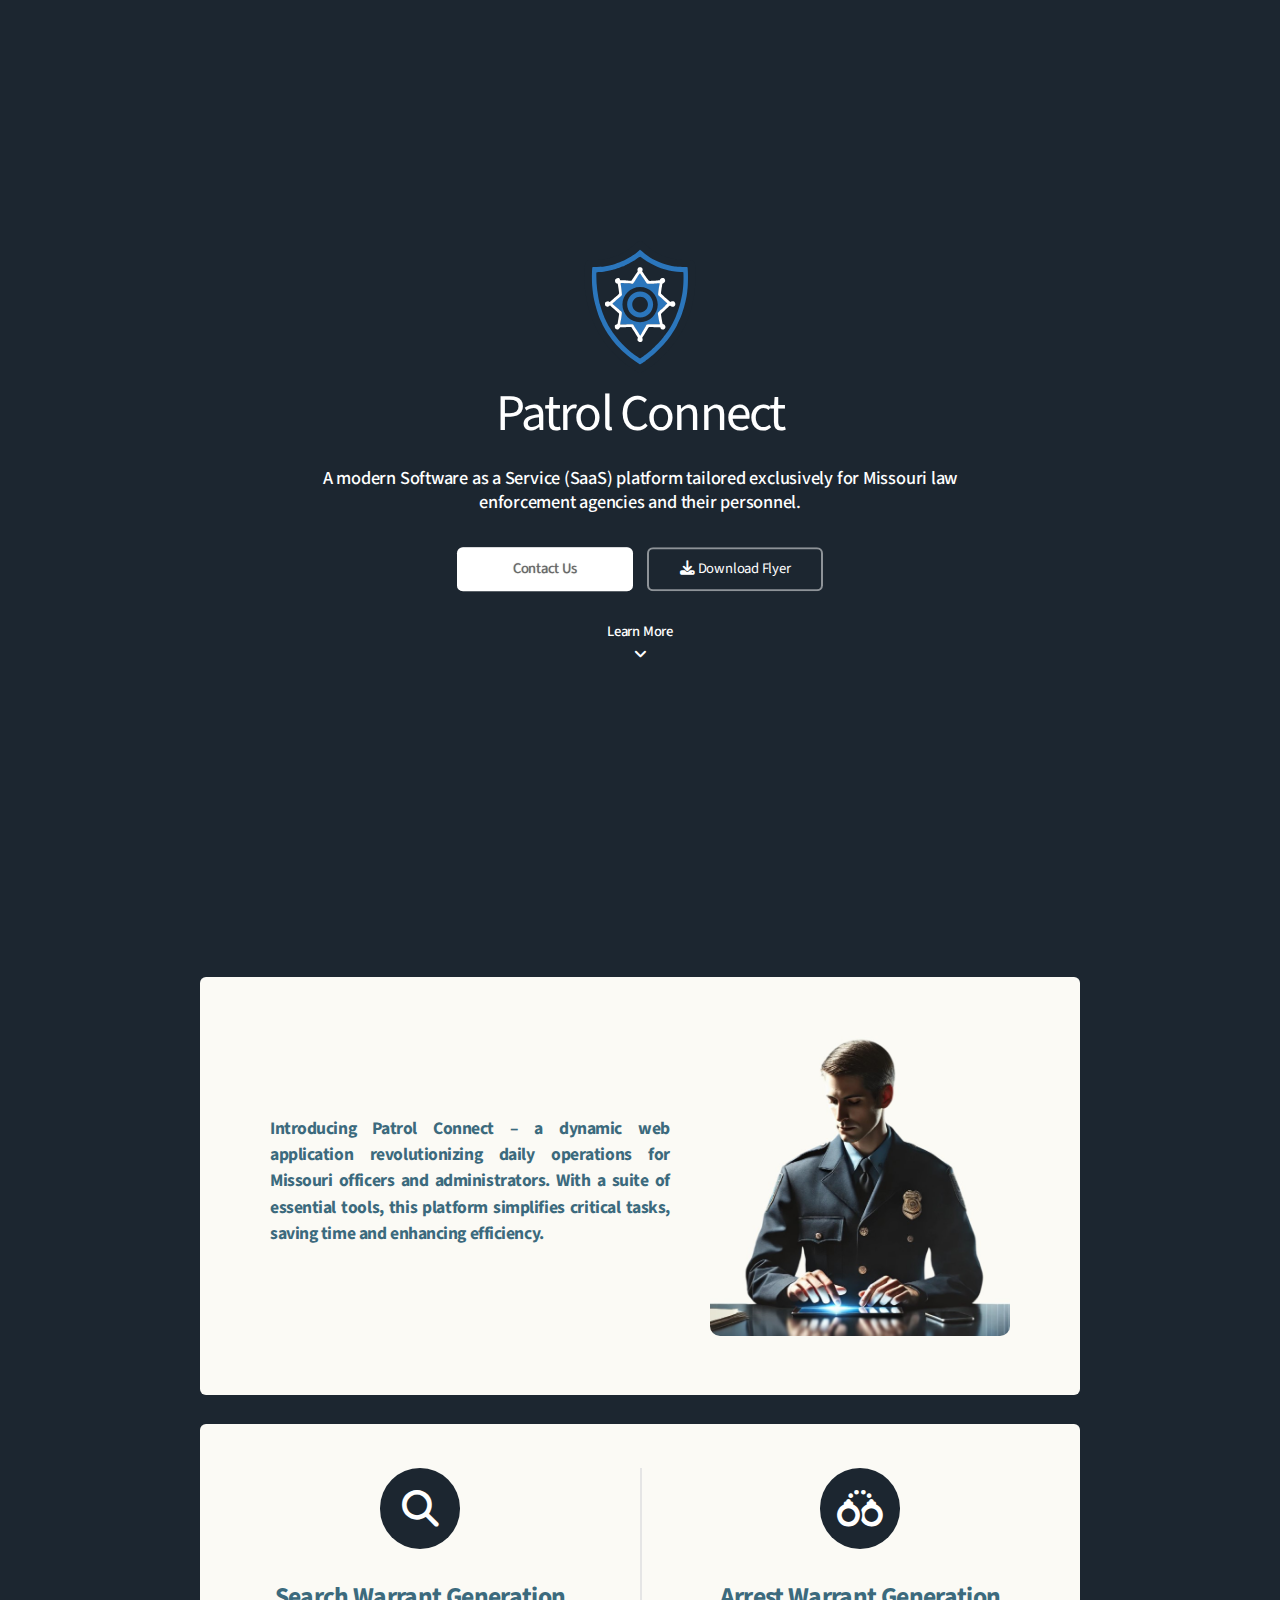
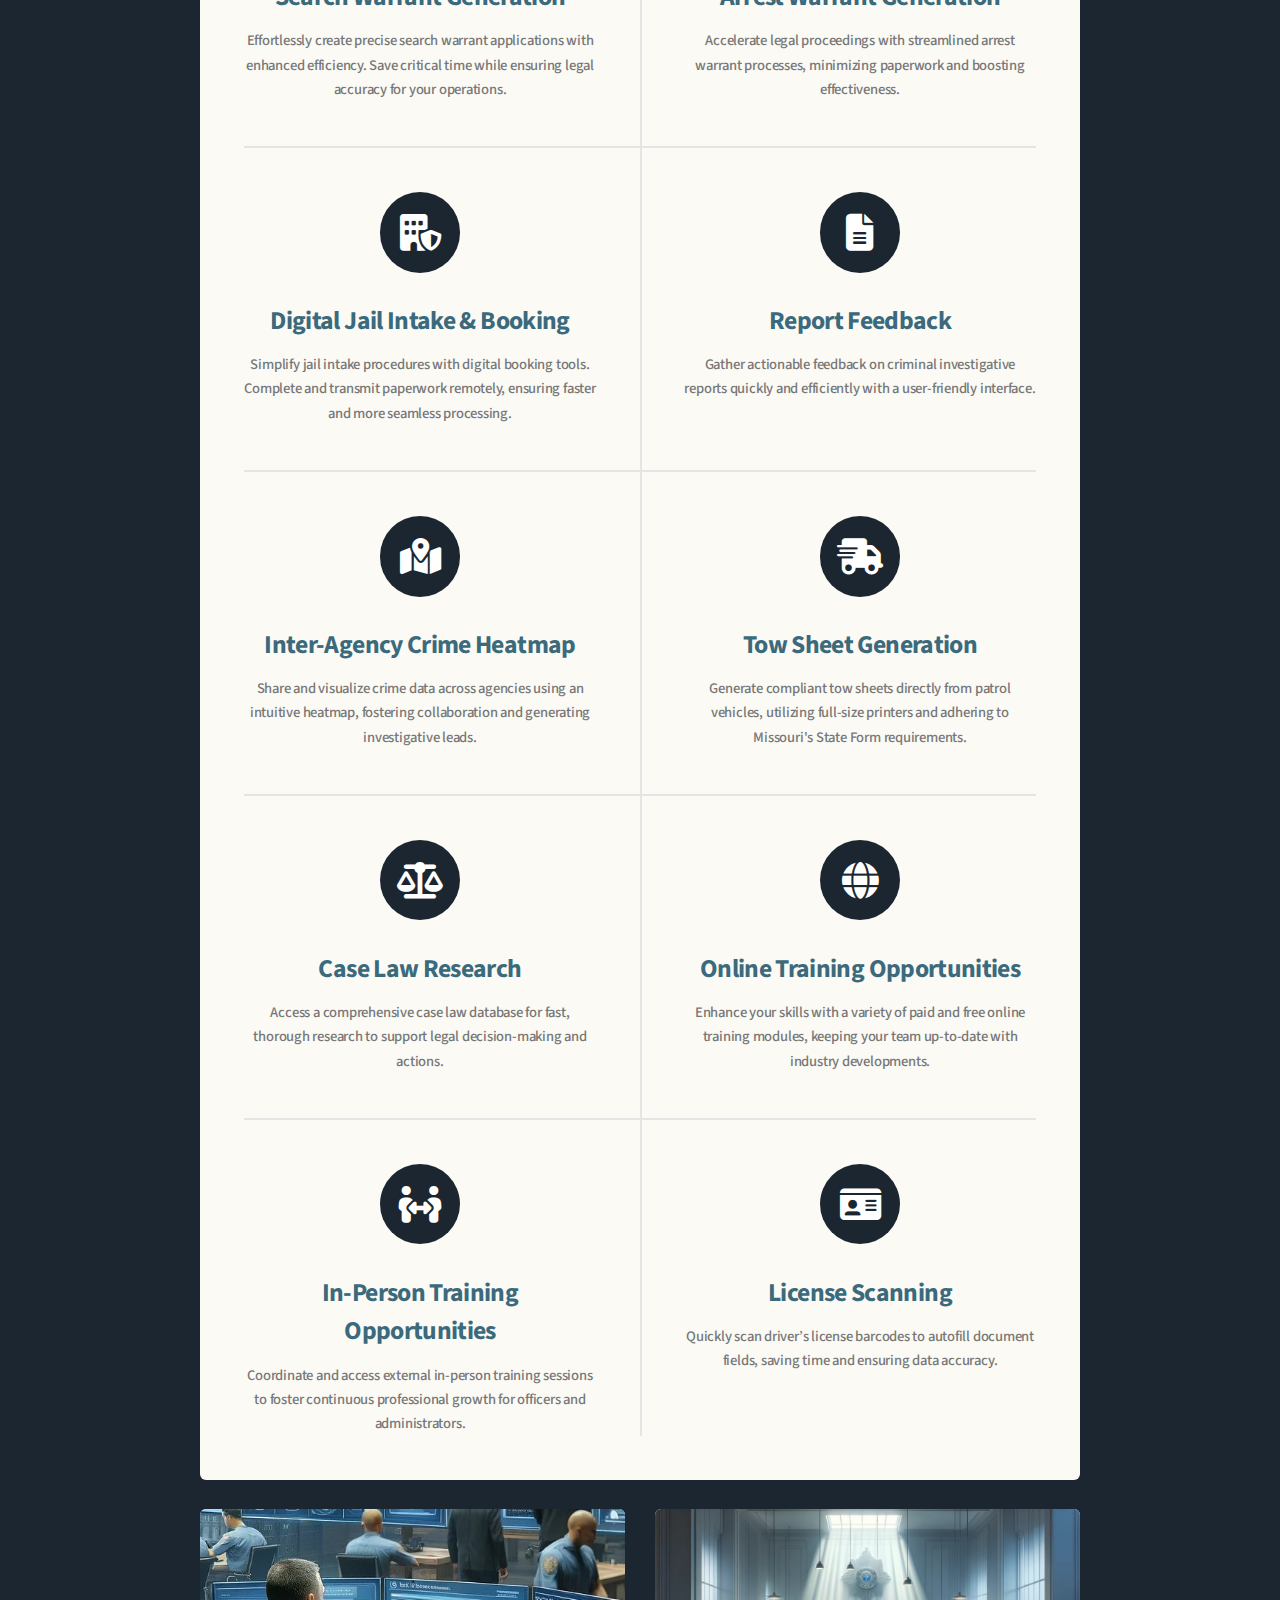
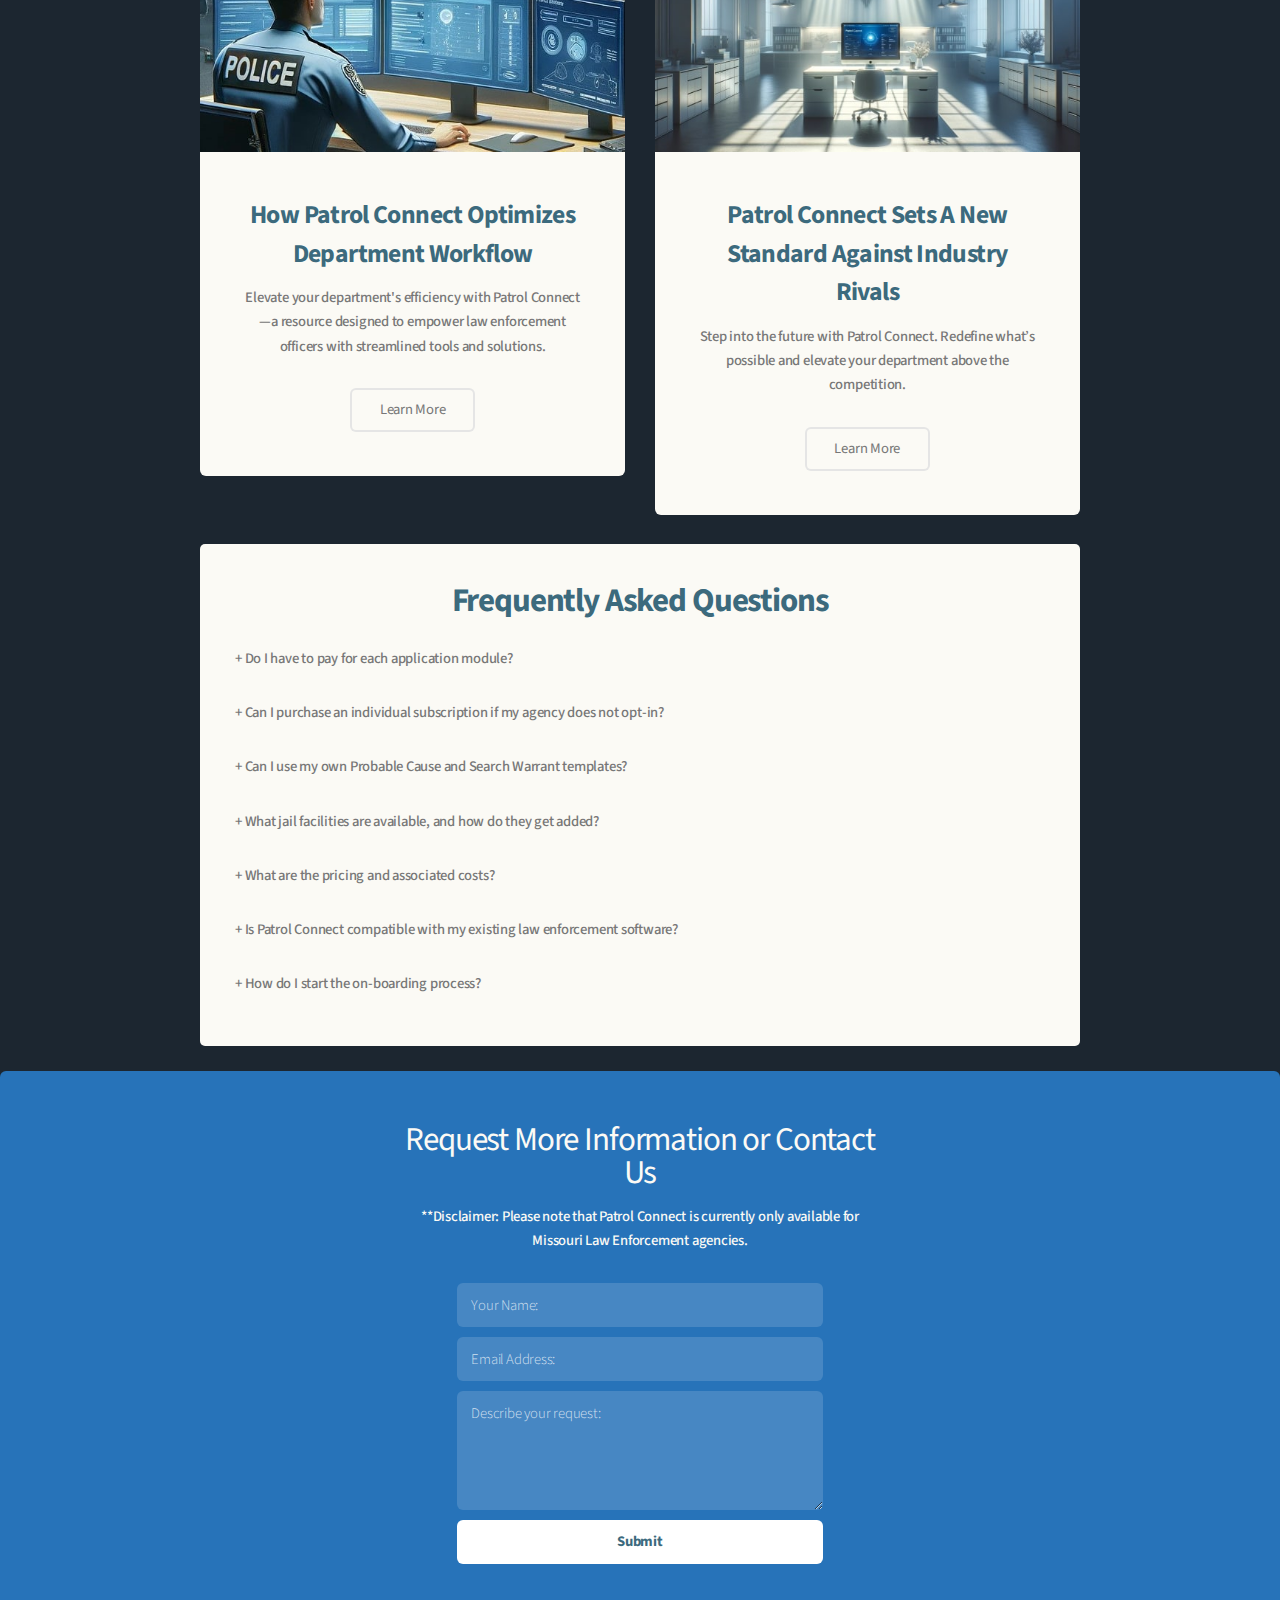
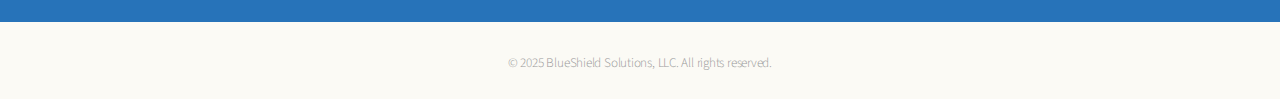
<file: index.html>
<!DOCTYPE html>
<html lang="en">
   <head>
      <meta charset="UTF-8">
      <meta name="viewport" content="width=device-width,initial-scale=1">
      <meta name="description" content="Patrol Connect is a cutting-edge Software as a Service (SaaS) platform exclusively tailored for law enforcement agencies and their personnel.">
      <meta name="keywords" content="Law enforcement software, Police workflow optimization, Public safety web application, Law enforcement technology, Police department efficiency, Dynamic police software, Law enforcement resources, Police operations management, Real-time crime data analysis, Police administration tools, Patrol management system, Law enforcement collaboration, Secure police database, Officer dispatch software, Criminal records management, Incident reporting system, Law enforcement scheduling, Police task automation, Evidence tracking software, Digital policing solutions">
      <meta name="author" content="BlueShield Solutions LLC">
      <title>Patrol Connect</title>
      <link rel="icon" type="image/svg+xml" href="favicon.svg">
      <link rel="icon" type="image/png" href="favicon.png">
      <link rel="stylesheet" href="assets/css/main.css">
      <link rel="stylesheet" href="https://fonts.googleapis.com/css?family=Source+Sans+Pro:300,400,300italic,400italic">
      <link rel="stylesheet" href="assets/css/fontawesome-6.5.1/css/all.min.css">
      <link rel="canonical" href="https://info.patrol-connect.com">
      <style>.learnmore{font-weight:500;animation: bounce 2s ease-in-out 1s;}#page-loader{background:#fff;height:100%;width:100%;position:absolute;opacity:1;transition:opacity 1s ease-in;z-index:999}.loadingText{user-select:none;text-align:center;position:relative;top:50%;left:50%;transform:translate(-50%,-50%)}.preload{width:80px;height:40px;border:2px solid #1c2630;border-right-color:transparent;padding:3px;background:repeating-linear-gradient(90deg,#1c2630 0 10px,#0000 0 15px) left/0% 100% no-repeat content-box content-box;position:relative;animation:p5 2s infinite steps(6);top:50%;left:50%;transform:translate(-50%,-50%)}#page-loader.fade-out{opacity:0}.preload::before{content:"";position:absolute;top:-2px;bottom:-2px;left:100%;width:10px;background:linear-gradient(#0000 calc(50% - 7px),#1c2630 0 calc(50% - 5px),#0000 0 calc(50% + 5px),#1c2630 0 calc(50% + 7px),#0000 0) left /100% 100%,linear-gradient(#1c2630 calc(50% - 5px),#0000 0 calc(50% + 5px),#1c2630 0) left /2px 100%,linear-gradient(#0000 calc(50% - 5px),#1c2630 0 calc(50% + 5px),#0000 0) right/2px 100%;background-repeat:no-repeat}@keyframes p5{100%{background-size:120% 100%}}@keyframes bounce{25%{transform:translateY(-18px)}50%{transform:translateY(-12px)}65%{transform:translateY(-6px)}82%{transform:translateY(-3px)}93%{transform:translateY(-1px)}0%,50%,75%,87%,100%{transform:translateY(0px)}}</style>
      <script>window.addEventListener("load",(()=>{const pageLoader=document.getElementById("page-loader");pageLoader.classList.add("fade-out");const pageWrapper=document.getElementById("page-wrapper");pageWrapper.style.display="block";setTimeout((()=>pageLoader.remove()),1000)}));setTimeout((()=>document.body.style.overflow="unset"),500);</script>
   </head>
   <body class="landing is-preload" style="overflow:hidden">
      <div id="page-loader">
         <div class="preload"></div>
         <p class="loadingText" style="color:#777">Loading...</p>
      </div>
      <div id="page-wrapper" style="display:none">
         <section id="banner" style="position:relative;top:50vh;transform:translateY(-50%)">
            <img src="images/logo-nobg.svg" width="150px" alt="Patrol Connect Logo">
            <h2>Patrol Connect</h2>
            <p style="width:640px;transform:translateX(-50%);max-width:95vw;left:50%;position:relative">A modern Software as a Service (SaaS) platform tailored exclusively for Missouri law enforcement agencies and their personnel.</p>
            <ul class="actions special">
               <li><a href="#cta" class="button primary">Contact Us</a></li>
               <li><a href="Patrol Connect Flyer.pdf" download class="button"><i class="fa-solid fa-download"></i> Download Flyer</a></li>
            </ul>
            <div class="learnmore"><a href="#main" style="border-bottom:unset;margin:unset;color:unset;">Learn More<br><i class="fa-solid fa-angle-down"></i></a></div>
         </section>
         <section id="main" class="container" style="margin-top:60vh">
            <section class="box special" style="overflow:hidden">
               <header class="major" style="display:inline-flex;align-items:center;flex-wrap:wrap;justify-content:center;gap:40px">
                  <h3 style="font-size:1.2em;width:400px;text-align:justify">Introducing Patrol Connect – a dynamic web application revolutionizing daily operations for Missouri officers and administrators. With a suite of essential tools, this platform simplifies critical tasks, saving time and enhancing efficiency.</h3>
                  <img src="images/pic-2.jpg" alt="Banner Image" loading="lazy" style="width:300px;height:300px;border-radius:10px">
               </header>
            </section>
            <section class="box special features">
               <div class="features-row">
                  <section>
                     <span class="icon fa-solid major fa-magnifying-glass"></span>
                     <h3>Search Warrant Generation</h3>
                     <p>Effortlessly create precise search warrant applications with enhanced efficiency. Save critical time while ensuring legal accuracy for your operations.</p>
                  </section>
                  <section>
                     <span class="icon fa-solid major fa-handcuffs"></span>
                     <h3>Arrest Warrant Generation</h3>
                     <p>Accelerate legal proceedings with streamlined arrest warrant processes, minimizing paperwork and boosting effectiveness.</p>
                  </section>
               </div>
               <div class="features-row">
                  <section>
                     <span class="icon fa-solid major fa-building-shield"></span>
                     <h3>Digital Jail Intake & Booking</h3>
                     <p>Simplify jail intake procedures with digital booking tools. Complete and transmit paperwork remotely, ensuring faster and more seamless processing.</p>
                  </section>
                  <section>
                     <span class="icon fa-solid major fa-file-lines"></span>
                     <h3>Report Feedback</h3>
                     <p>Gather actionable feedback on criminal investigative reports quickly and efficiently with a user-friendly interface.</p>
                  </section>
               </div>
               <div class="features-row">
                  <section>
                     <span class="icon fa-solid major fa-map-location-dot"></span>
                     <h3>Inter-Agency Crime Heatmap</h3>
                     <p>Share and visualize crime data across agencies using an intuitive heatmap, fostering collaboration and generating investigative leads.</p>
                  </section>
                  <section>
                     <span class="icon fa-solid major fa-truck-fast"></span>
                     <h3>Tow Sheet Generation</h3>
                     <p>Generate compliant tow sheets directly from patrol vehicles, utilizing full-size printers and adhering to Missouri's State Form requirements.</p>
                  </section>
               </div>
               <div class="features-row">
                  <section>
                     <span class="icon fa-solid major fa-scale-balanced"></span>
                     <h3>Case Law Research</h3>
                     <p>Access a comprehensive case law database for fast, thorough research to support legal decision-making and actions.</p>
                  </section>
                  <section>
                     <span class="icon fa-solid major fa-globe"></span>
                     <h3>Online Training Opportunities</h3>
                     <p>Enhance your skills with a variety of paid and free online training modules, keeping your team up-to-date with industry developments.</p>
                  </section>
               </div>
               <div class="features-row">
                  <section>
                     <span class="icon fa-solid major fa-people-arrows"></span>
                     <h3>In-Person Training Opportunities</h3>
                     <p>Coordinate and access external in-person training sessions to foster continuous professional growth for officers and administrators.</p>
                  </section>
                  <section>
                     <span class="icon fa-solid major fa-id-card"></span>
                     <h3>License Scanning</h3>
                     <p>Quickly scan driver’s license barcodes to autofill document fields, saving time and ensuring data accuracy.</p>
                  </section>
               </div>
            </section>
            <div class="row">
               <div class="col-6 col-12-narrower">
                  <section class="box special">
                     <span class="image featured"><img src="images/workflow-article.jpg" alt="How Patrol Connect Optimizes Department Workflow" loading="lazy"></span>
                     <h3>How Patrol Connect Optimizes Department Workflow</h3>
                     <p>Elevate your department's efficiency with Patrol Connect—a resource designed to empower law enforcement officers with streamlined tools and solutions.</p>
                     <ul class="actions special">
                        <li><a href="workflow-article.html" class="button alt">Learn More</a></li>
                     </ul>
                  </section>
               </div>
               <div class="col-6 col-12-narrower">
                  <section class="box special">
                     <span class="image featured"><img src="images/industry-standard.jpg" alt="Patrol Connect Sets A New Standard Against Industry Rivals" loading="lazy"></span>
                     <h3>Patrol Connect Sets A New Standard Against Industry Rivals</h3>
                     <p>Step into the future with Patrol Connect. Redefine what’s possible and elevate your department above the competition.</p>
                     <ul class="actions special">
                        <li><a href="industry-standard.html" class="button alt">Learn More</a></li>
                     </ul>
                  </section>
               </div>
            </div>
            <style>.faq-container{margin-bottom:25px;padding:20px;background:#fbfaf5;border-radius:5px}.faq-item{margin:30px 0}.faq-item:last-child{border-bottom:none}.faq-question{margin:0;padding:15px;cursor:pointer;font-weight:500;color:#777}.faq-question:hover{background-color:#8989893b}.faq-answer{max-height:0;overflow:hidden;transition:max-height .3s ease;background-color:#f9f9f9;padding:0 15px}.faq-answer p{margin:auto;background:rgba(0,0,0,.08);padding:10px;border-radius:6px}input[type=checkbox]{display:none}input[type=checkbox]:checked~.faq-answer{max-height:200px;padding:15px 15px 0}</style>
            <section>
               <div class="faq-container">
                  <h2 style="text-align:center;font-weight:700;margin-top:20px">Frequently Asked Questions</h2>
                  <div class="faq-item">
                     <input type="checkbox" id="faq1"><label class="faq-question" for="faq1">+ Do I have to pay for each application module?</label>
                     <div class="faq-answer">
                        <p>No, Patrol Connect offers all modules as part of a single subscription. When you subscribe, you gain full access to every feature and module without any additional fees. (This does not include the setup and maintenance fee of the jail intake module for those agencies.)</p>
                     </div>
                  </div>
                  <div class="faq-item">
                     <input type="checkbox" id="faq2"><label class="faq-question" for="faq2">+ Can I purchase an individual subscription if my agency does not opt-in?</label>
                     <div class="faq-answer">
                        <p>Yes, individual officers can subscribe independently. However, we will need to verify your status as a "peace officer" under Missouri law before activating your subscription.</p>
                     </div>
                  </div>
                  <div class="faq-item">
                     <input type="checkbox" id="faq3"><label class="faq-question" for="faq3">+ Can I use my own Probable Cause and Search Warrant templates?</label>
                     <div class="faq-answer">
                        <p>Yes, your agency can use the provided universal templates or opt to integrate your own. This customization is offered at no extra charge but may require additional setup time.</p>
                     </div>
                  </div>
                  <div class="faq-item">
                     <input type="checkbox" id="faq4"><label class="faq-question" for="faq4">+ What jail facilities are available, and how do they get added?</label>
                     <div class="faq-answer">
                        <p>Jail Facilities are limited to those departments who have an intake process. Agencies with a jail or intake process will need to communicate this to the support team when setting up their subscription to include their facility. Once added, any user can complete the intake process for that facility.</p>
                     </div>
                  </div>
                  <div class="faq-item">
                     <input type="checkbox" id="faq5"><label class="faq-question" for="faq5">+ What are the pricing and associated costs?</label>
                     <div class="faq-answer">
                        <p>A single-user subscription (agency-sponsored or individual) costs $80 per account per year. Agency subscriptions have a minimum annual fee of $500 to cover setup, maintenance, and usage.<br><br>To add a jail facility to the application, there is an initial and annual maintenance fee of $100 to support the ongoing management of unique forms for each facility.</p>
                     </div>
                  </div>
                  <div class="faq-item">
                     <input type="checkbox" id="faq6"><label class="faq-question" for="faq6">+ Is Patrol Connect compatible with my existing law enforcement software?</label>
                     <div class="faq-answer">
                        <p>Patrol Connect is not intended to integrate directly with other law enforcement software. Instead, it functions as a standalone solution, offering complementary modules that enhance existing tools or provide unique features not available elsewhere.</p>
                     </div>
                  </div>
                  <div class="faq-item">
                     <input type="checkbox" id="faq7"><label class="faq-question" for="faq7">+ How do I start the on-boarding process?</label>
                     <div class="faq-answer">
                        <p>Complete the contact form below, including your name, Missouri law enforcement department, and preferred method of contact (if different from the provided email address).<br><br>Thereafter, you will be contacted in regards to moving forward with the process, to include in-person demonstrations and presentations in regard to the application and its benefits/features.</p>
                     </div>
                  </div>
               </div>
            </section>
         </section>
         <section id="cta">
            <h2 style="width:500px;max-width:85vw;left:50%;transform:translateX(-50%);position:relative">Request More Information or Contact Us</h2>
            <p style="width:450px;max-width:80vw;left:50%;transform:translateX(-50%);position:relative">**Disclaimer: Please note that Patrol Connect is currently only available for Missouri Law Enforcement agencies.</p>
            <form method="post" action="https://www.patrol-connect.com/contactSubmit" onsubmit="return validateForm()">
               <div class="gtr-50 gtr-uniform">
                  <div><input type="text" name="name" id="name" placeholder="Your Name:" autocomplete="off" required></div>
                  <div><input type="email" name="email" id="email" placeholder="Email Address:" autocomplete="off" required></div>
                  <div><textarea id="reasonContact" rows="4" name="reasonContact" placeholder="Describe your request:" required></textarea></div>
                  <div><input type="submit" value="Submit" class="fit"></div>
               </div>
            </form>
         </section>
         <footer id="footer">
            <ul class="copyright">
               <li>&copy; 2025 BlueShield Solutions, LLC. All rights reserved.</li>
            </ul>
         </footer>
      </div>
      <script>function validateForm(){var e=document.getElementById("name").value.trim(),t=document.getElementById("email").value.trim(),a=document.getElementById("reasonContact").value.trim();if(""===e||""===t||""===a)return alert("Please fill in all fields."),!1;var l=/^[^\s@]+@[^\s@]+\.[^\s@]+$/;return l.test(t)?!0:(alert("Please enter a valid email address."),!1)}</script>
   </body>
</html>
</file>
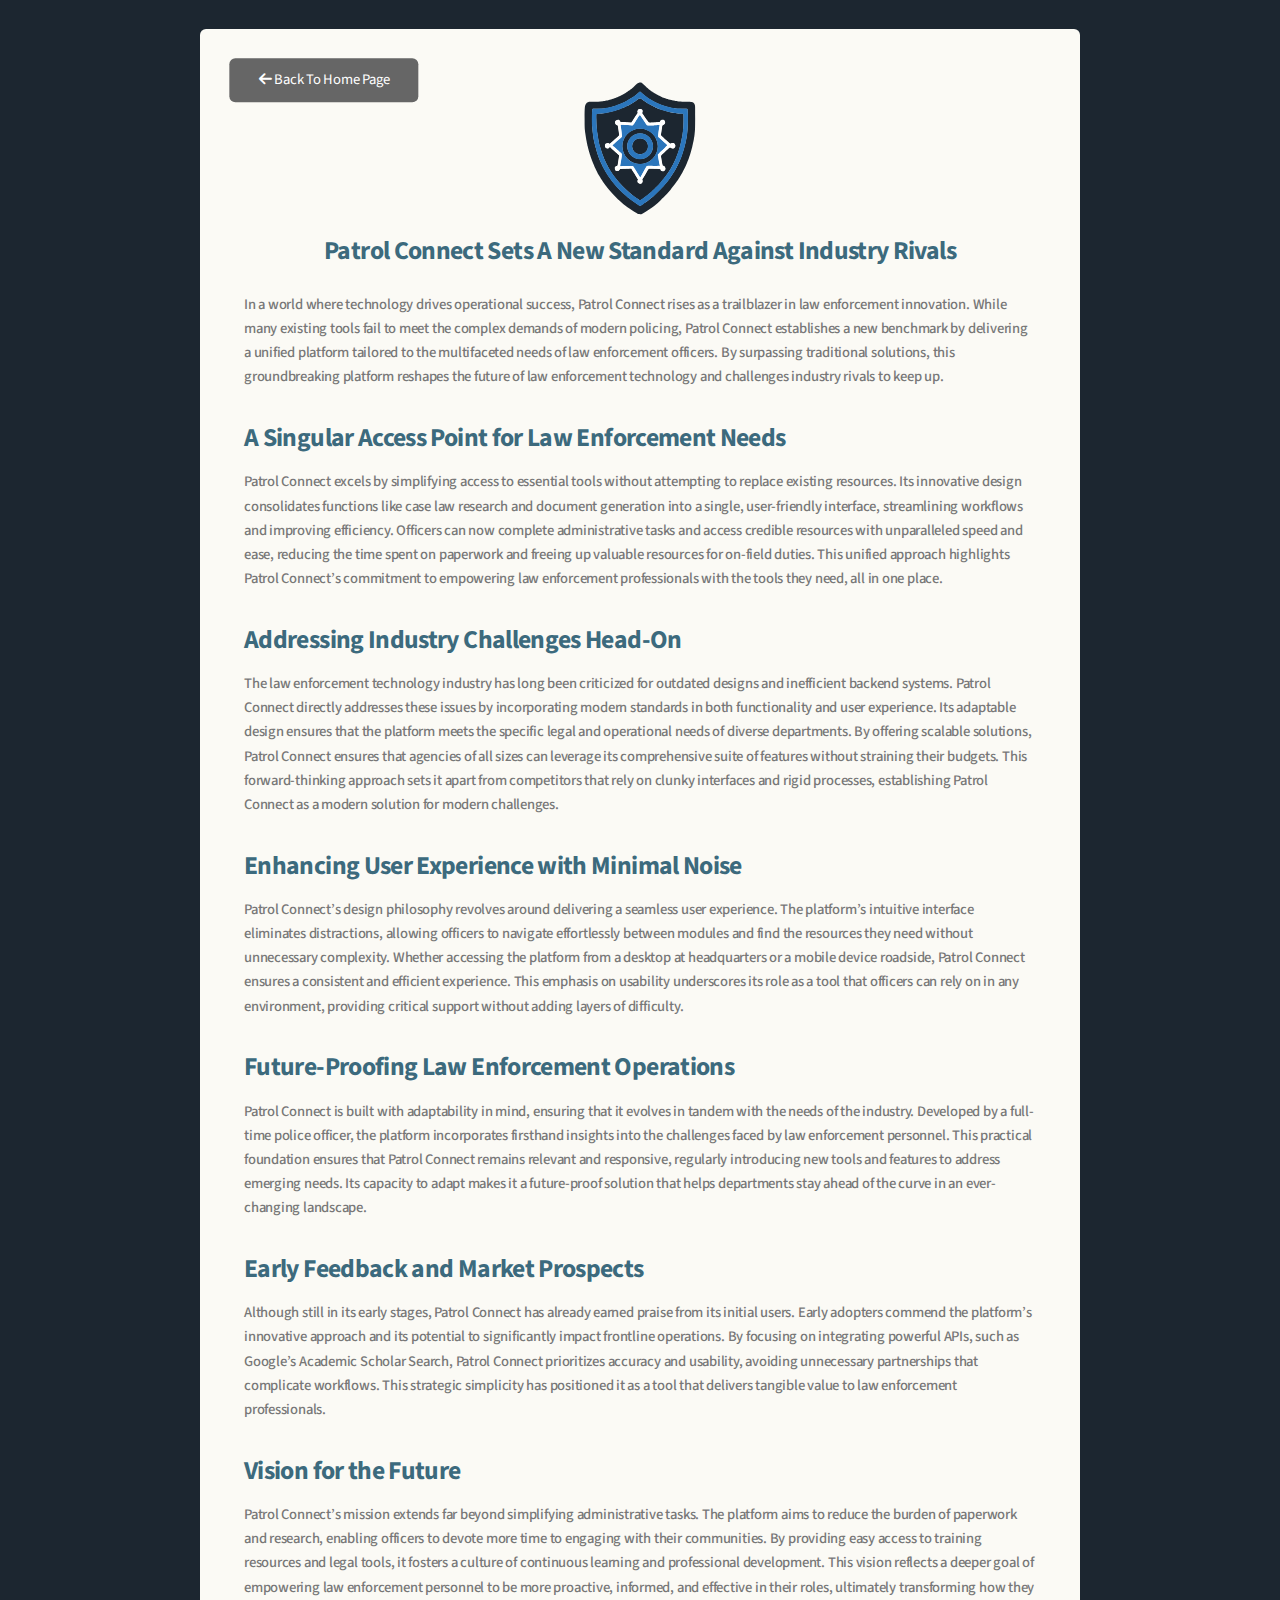
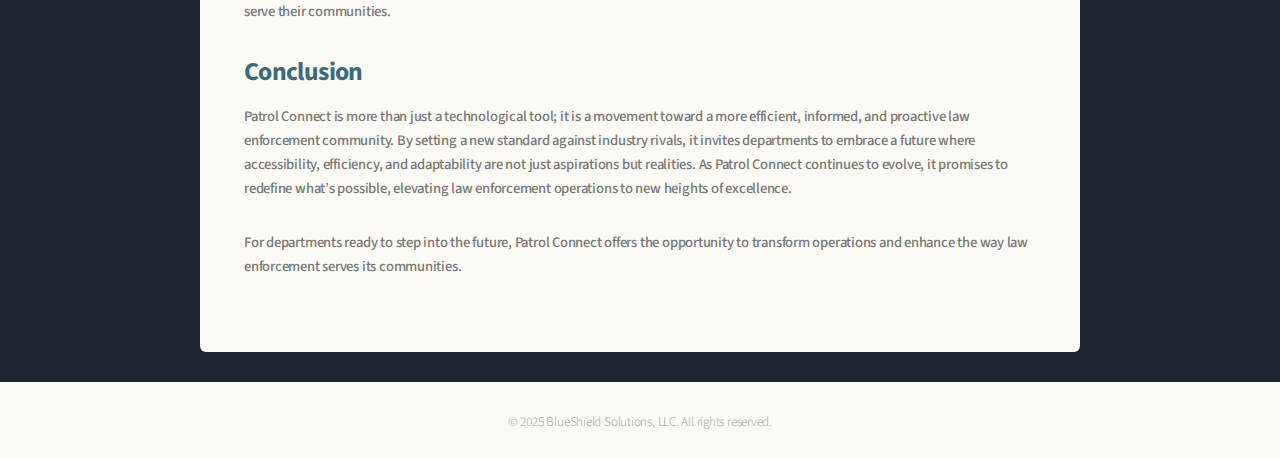
<file: industry-standard.html>
<!DOCTYPE HTML>
<html lang="en">

<head>
	<meta charset="UTF-8">
	<meta name="viewport" content="width=device-width, initial-scale=1" />
	<meta name="description"
		content="Step into the future with Patrol Connect and redefine what's possible. Elevate above the competition - it's time to set a new industry standard.">
	<meta name="keywords"
		content="Law enforcement software, Police workflow optimization, Public safety web application, Law enforcement technology, Police department efficiency, Dynamic police software, Law enforcement resources, Police operations management, Real-time crime data analysis, Police administration tools, Patrol management system, Law enforcement collaboration, Secure police database, Officer dispatch software, Criminal records management, Incident reporting system, Law enforcement scheduling, Police task automation, Evidence tracking software, Digital policing solutions">
	<meta name="author" content="BlueShield Solutions LLC">
	<title>Patrol Connect</title>
	<link rel="icon" type="image/svg+xml" href="favicon.svg">
	<link rel="icon" type="image/png" href="favicon.png">
	<link rel="stylesheet" href="assets/css/main.css" />
	<link rel="stylesheet" href="https://fonts.googleapis.com/css?family=Source+Sans+Pro:300,400,300italic,400italic" />
	<link rel="stylesheet" href="assets/css/fontawesome-6.5.1/css/all.min.css" />
</head>

<body class="is-preload">
	<div id="page-wrapper">
		<section id="main" class="container">
			<div class="box" style="margin:2em 0 2em">
				<a href="/" class="button m3em" style="position:absolute;transform:translate(-1em,-1em)"><i class="fa-solid fa-arrow-left"></i> Back To Home Page</a>
				<div style="text-align: center; padding-bottom: 10px;">
					<img src="images/logo-nobg.svg" style="width: 150px;" alt="Patrol Connect Logo" />
					<h3>Patrol Connect Sets A New Standard Against Industry Rivals</h3>
				</div>
				<p>In a world where technology drives operational success, Patrol Connect rises as a trailblazer in law enforcement innovation. While many existing tools fail to meet the complex demands of modern policing, Patrol Connect establishes a new benchmark by delivering a unified platform tailored to the multifaceted needs of law enforcement officers. By surpassing traditional solutions, this groundbreaking platform reshapes the future of law enforcement technology and challenges industry rivals to keep up.</p>
				<div class="row">
					<div class="row-6 row-12-mobilep">
						<h3>A Singular Access Point for Law Enforcement Needs</h3>
						<p>Patrol Connect excels by simplifying access to essential tools without attempting to replace existing resources. Its innovative design consolidates functions like case law research and document generation into a single, user-friendly interface, streamlining workflows and improving efficiency. Officers can now complete administrative tasks and access credible resources with unparalleled speed and ease, reducing the time spent on paperwork and freeing up valuable resources for on-field duties. This unified approach highlights Patrol Connect’s commitment to empowering law enforcement professionals with the tools they need, all in one place.</p>
					</div>
					<div class="row-6 row-12-mobilep">
						<h3>Addressing Industry Challenges Head-On</h3>
						<p>The law enforcement technology industry has long been criticized for outdated designs and inefficient backend systems. Patrol Connect directly addresses these issues by incorporating modern standards in both functionality and user experience. Its adaptable design ensures that the platform meets the specific legal and operational needs of diverse departments. By offering scalable solutions, Patrol Connect ensures that agencies of all sizes can leverage its comprehensive suite of features without straining their budgets. This forward-thinking approach sets it apart from competitors that rely on clunky interfaces and rigid processes, establishing Patrol Connect as a modern solution for modern challenges.</p>
					</div>
					<div class="row-6 row-12-mobilep">
						<h3>Enhancing User Experience with Minimal Noise</h3>
						<p>Patrol Connect’s design philosophy revolves around delivering a seamless user experience. The platform’s intuitive interface eliminates distractions, allowing officers to navigate effortlessly between modules and find the resources they need without unnecessary complexity. Whether accessing the platform from a desktop at headquarters or a mobile device roadside, Patrol Connect ensures a consistent and efficient experience. This emphasis on usability underscores its role as a tool that officers can rely on in any environment, providing critical support without adding layers of difficulty.</p>
					</div>
					<div class="row-6 row-12-mobilep">
						<h3>Future-Proofing Law Enforcement Operations</h3>
						<p>Patrol Connect is built with adaptability in mind, ensuring that it evolves in tandem with the needs of the industry. Developed by a full-time police officer, the platform incorporates firsthand insights into the challenges faced by law enforcement personnel. This practical foundation ensures that Patrol Connect remains relevant and responsive, regularly introducing new tools and features to address emerging needs. Its capacity to adapt makes it a future-proof solution that helps departments stay ahead of the curve in an ever-changing landscape.</p>
					</div>
					<div class="row-6 row-12-mobilep">
						<h3>Early Feedback and Market Prospects</h3>
						<p>Although still in its early stages, Patrol Connect has already earned praise from its initial users. Early adopters commend the platform’s innovative approach and its potential to significantly impact frontline operations. By focusing on integrating powerful APIs, such as Google’s Academic Scholar Search, Patrol Connect prioritizes accuracy and usability, avoiding unnecessary partnerships that complicate workflows. This strategic simplicity has positioned it as a tool that delivers tangible value to law enforcement professionals.</p>
					</div>
					<div class="row-6 row-12-mobilep">
						<h3>Vision for the Future</h3>
						<p>Patrol Connect’s mission extends far beyond simplifying administrative tasks. The platform aims to reduce the burden of paperwork and research, enabling officers to devote more time to engaging with their communities. By providing easy access to training resources and legal tools, it fosters a culture of continuous learning and professional development. This vision reflects a deeper goal of empowering law enforcement personnel to be more proactive, informed, and effective in their roles, ultimately transforming how they serve their communities.</p>
					</div>
					<div class="row-6 row-12-mobilep">
						<h3>Conclusion</h3>
						<p>Patrol Connect is more than just a technological tool; it is a movement toward a more efficient, informed, and proactive law enforcement community. By setting a new standard against industry rivals, it invites departments to embrace a future where accessibility, efficiency, and adaptability are not just aspirations but realities. As Patrol Connect continues to evolve, it promises to redefine what’s possible, elevating law enforcement operations to new heights of excellence.</p>
						<p>For departments ready to step into the future, Patrol Connect offers the opportunity to transform operations and enhance the way law enforcement serves its communities.</p>
					</div>
				</div>
			</div>
		</section>
		<footer id="footer">
			<ul class="copyright">
				<li>&copy; 2025 BlueShield Solutions, LLC. All rights reserved.</li>
			</ul>
		</footer>
	</div>
</body>

</html>
</file>
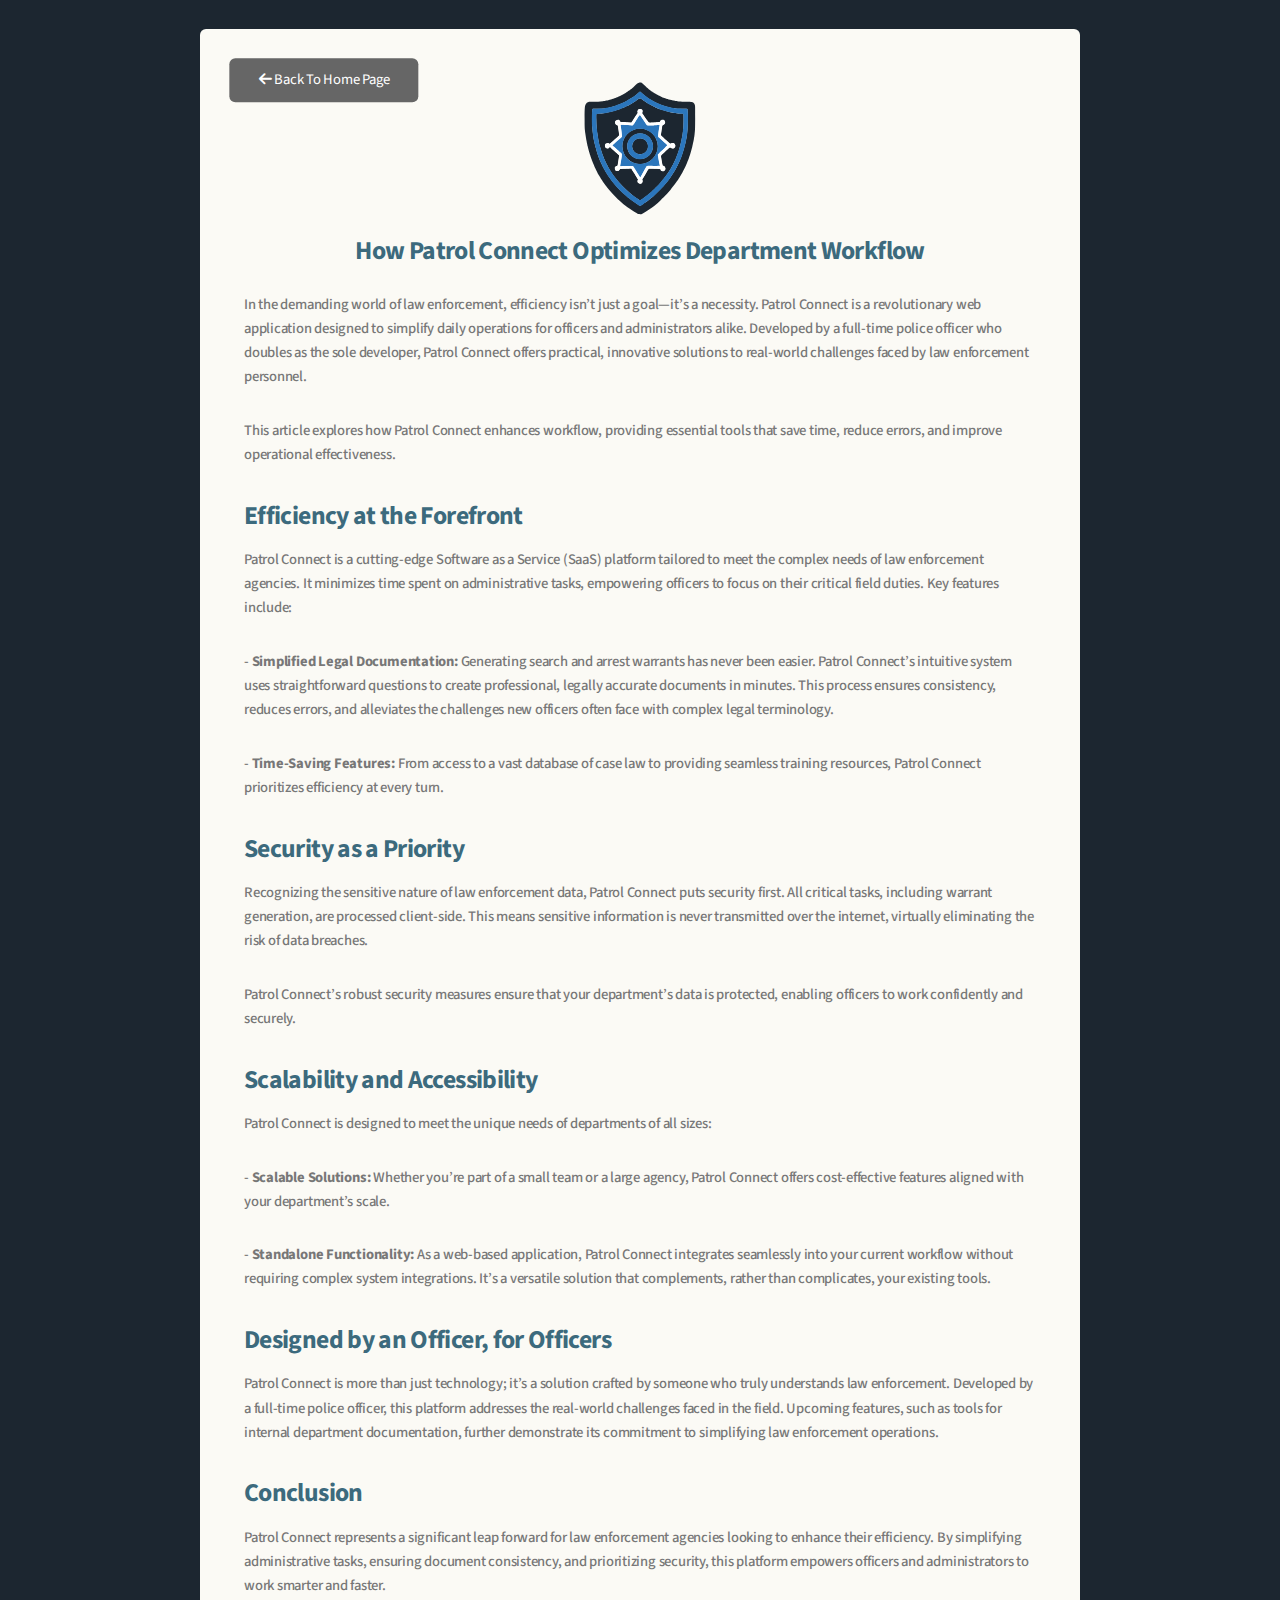
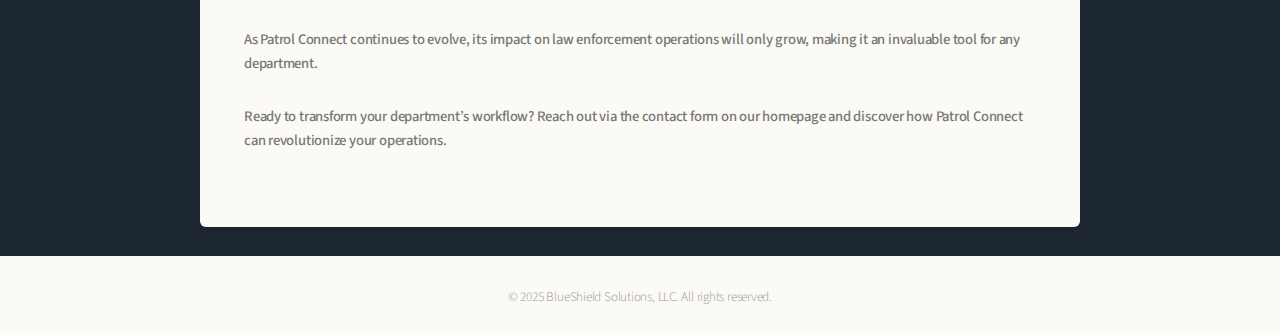
<file: workflow-article.html>
<!DOCTYPE HTML>
<html lang="en">

<head>
	<meta charset="UTF-8">
	<meta name="viewport" content="width=device-width, initial-scale=1" />
	<meta name="description" content="How Patrol Connect Optimizes Department Workflow">
	<meta name="keywords"
		content="Law enforcement software, Police workflow optimization, Public safety web application, Law enforcement technology, Police department efficiency, Dynamic police software, Law enforcement resources, Police operations management, Real-time crime data analysis, Police administration tools, Patrol management system, Law enforcement collaboration, Secure police database, Officer dispatch software, Criminal records management, Incident reporting system, Law enforcement scheduling, Police task automation, Evidence tracking software, Digital policing solutions">
	<meta name="author" content="BlueShield Solutions LLC">
	<title>Patrol Connect</title>
	<link rel="icon" type="image/svg+xml" href="favicon.svg">
	<link rel="icon" type="image/png" href="favicon.png">
	<link rel="stylesheet" href="assets/css/main.css" />
	<link rel="stylesheet" href="https://fonts.googleapis.com/css?family=Source+Sans+Pro:300,400,300italic,400italic" />
	<link rel="stylesheet" href="assets/css/fontawesome-6.5.1/css/all.min.css" />
</head>

<body class="is-preload">
	<div id="page-wrapper">
		<section id="main" class="container">
			<div class="box" style="margin:2em 0 2em">
				<a href="/" class="button m3em" style="position:absolute;transform:translate(-1em,-1em)"><i class="fa-solid fa-arrow-left"></i> Back To Home Page</a>
				<div style="text-align: center; padding-bottom: 10px;">
					<img src="images/logo-nobg.svg" style="width: 150px;" alt="Patrol Connect Logo" />
					<h3>How Patrol Connect Optimizes Department Workflow</h3>
				</div>
				<p>In the demanding world of law enforcement, efficiency isn’t just a goal—it’s a necessity. Patrol Connect is a revolutionary web application designed to simplify daily operations for officers and administrators alike. Developed by a full-time police officer who doubles as the sole developer, Patrol Connect offers practical, innovative solutions to real-world challenges faced by law enforcement personnel.</p>
				<p>This article explores how Patrol Connect enhances workflow, providing essential tools that save time, reduce errors, and improve operational effectiveness.</p>
				<div class="row">
					<div class="row-6 row-12-mobilep">
						<h3>Efficiency at the Forefront</h3>
						<p>Patrol Connect is a cutting-edge Software as a Service (SaaS) platform tailored to meet the complex needs of law enforcement agencies. It minimizes time spent on administrative tasks, empowering officers to focus on their critical field duties. Key features include:</p>
						<p>- <b>Simplified Legal Documentation:</b> Generating search and arrest warrants has never been easier. Patrol Connect’s intuitive system uses straightforward questions to create professional, legally accurate documents in minutes. This process ensures consistency, reduces errors, and alleviates the challenges new officers often face with complex legal terminology.</p>
						<p>- <b>Time-Saving Features:</b> From access to a vast database of case law to providing seamless training resources, Patrol Connect prioritizes efficiency at every turn.</p>
					</div>
					<div class="row-6 row-12-mobilep">
						<h3>Security as a Priority</h3>
						<p>Recognizing the sensitive nature of law enforcement data, Patrol Connect puts security first. All critical tasks, including warrant generation, are processed client-side. This means sensitive information is never transmitted over the internet, virtually eliminating the risk of data breaches.</p>
						<p>Patrol Connect’s robust security measures ensure that your department’s data is protected, enabling officers to work confidently and securely.</p>
					</div>
					<div class="row-6 row-12-mobilep">
						<h3>Scalability and Accessibility</h3>
						<p>Patrol Connect is designed to meet the unique needs of departments of all sizes:</p>
						<p>- <b>Scalable Solutions:</b> Whether you’re part of a small team or a large agency, Patrol Connect offers cost-effective features aligned with your department’s scale.</p>
						<p>- <b>Standalone Functionality:</b> As a web-based application, Patrol Connect integrates seamlessly into your current workflow without requiring complex system integrations. It’s a versatile solution that complements, rather than complicates, your existing tools.</p>
					</div>
					<div class="row-6 row-12-mobilep">
						<h3>Designed by an Officer, for Officers</h3>
						<p>Patrol Connect is more than just technology; it’s a solution crafted by someone who truly understands law enforcement. Developed by a full-time police officer, this platform addresses the real-world challenges faced in the field. Upcoming features, such as tools for internal department documentation, further demonstrate its commitment to simplifying law enforcement operations.</p>
					</div>
					<div class="row-6 row-12-mobilep">
						<h3>Conclusion</h3>
						<p>Patrol Connect represents a significant leap forward for law enforcement agencies looking to enhance their efficiency. By simplifying administrative tasks, ensuring document consistency, and prioritizing security, this platform empowers officers and administrators to work smarter and faster.</p>
						<p>As Patrol Connect continues to evolve, its impact on law enforcement operations will only grow, making it an invaluable tool for any department.</p>
						<p>Ready to transform your department’s workflow? Reach out via the contact form on our homepage and discover how Patrol Connect can revolutionize your operations.</p>
					</div>
				</div>
			</div>
		</section>
		<footer id="footer">
			<ul class="copyright">
				<li>&copy; 2025 BlueShield Solutions, LLC. All rights reserved.</li>
			</ul>
		</footer>
	</div>
</body>

</html>
</file>
<file: assets/css/main.css>
input,input[type=email],input[type=text],textarea{-moz-appearance:none;-webkit-appearance:none;-ms-appearance:none}.icon.major,body{background:#1c2630}.box .image.featured,.icon,.image{position:relative}.button,.icon,a,input[type=submit]{text-decoration:none}#page-wrapper,.box.features .features-row:first-child section{padding-top:0}#footer,.box{background:#fbfaf5}#banner,#cta,#footer,#footer .copyright,.box.special,header.major,section.special{text-align:center}a,body,div,footer,form,h2,h3,header,html,i,img,li,p,section,span,ul{margin:0;padding:0;border:0;font-size:100%;font:inherit;vertical-align:baseline}#banner h2,h2,h3{margin:0 0 .5em;line-height:1em}footer,header,section{display:block}body{-webkit-text-size-adjust:none;-ms-overflow-style:scrollbar}input::-moz-focus-inner{border:0;padding:0}input,textarea{appearance:none}html{box-sizing:border-box;scroll-behavior:smooth}*,:after,:before{box-sizing:inherit}.row,.row>*{box-sizing:border-box}body,input,textarea{color:#777;font-family:"Source Sans Pro",sans-serif;font-size:16pt;font-weight:300;line-height:1.65em;letter-spacing:-.015em}a{-moz-transition:color .2s ease-in-out,border-bottom-color .2s ease-in-out;-webkit-transition:color .2s ease-in-out,border-bottom-color .2s ease-in-out;-ms-transition:color .2s ease-in-out,border-bottom-color .2s ease-in-out;transition:color .2s ease-in-out,border-bottom-color .2s ease-in-out;border-bottom:1px dotted;color:#e89980}a:hover{border-bottom-color:transparent}i{font-style:italic}p{margin:0 0 2em;font-weight:500}h2,h3{color:#3c6a7d;font-weight:400}h2{font-size:2.25em;letter-spacing:-.035em}h3{font-size:1.75em;line-height:1.5em;letter-spacing:-.025em;font-weight:700}.row{display:flex;flex-wrap:wrap;align-items:stretch;margin-top:0;margin-left:-2em}.row>*{padding:0 0 0 2em}.row>.col-6{width:50%}.icon.major,.icon:before,.image{display:inline-block}.container{margin:0 auto;max-width:calc(100% - 5em);width:60em}.box,form{margin:0 0 2em}header.major{padding:1em 0}header.major h2{margin:0}input[type=email],input[type=text],textarea{appearance:none;background-color:#f8f8f8;border-radius:6px;border:1px solid #e5e5e5;color:inherit;display:block;outline:0;padding:0 1em;text-decoration:none;width:100%}.box,.image{border-radius:6px}.box.features .features-row section:nth-child(2n-1),ul.actions,ul.actions.special li:first-child{padding-left:0}input[type=email]:invalid,input[type=text]:invalid,textarea:invalid{box-shadow:none}input[type=email]:focus,input[type=text]:focus,textarea:focus{border-color:#e89980;box-shadow:0 0 0 2px #e89980}input[type=email],input[type=text]{height:3em}textarea{padding:.75em 1em}::-webkit-input-placeholder{color:#999!important;opacity:1}:-moz-placeholder{color:#999!important;opacity:1}::-moz-placeholder{color:#999!important;opacity:1}:-ms-input-placeholder{color:#999!important;opacity:1}.box{padding:3em}#banner :last-child,.box.features .features-row section :last-child,.box>:last-child{margin-bottom:0}.icon.major,ul{margin:0 0 2em}.box.features .features-row{border-top:2px solid #e5e5e5;position:relative}.box.features .features-row:after{clear:both;content:'';display:block}.box.features .features-row section{float:left;padding:3em;width:50%}.box.features .features-row section:nth-child(2n){padding-right:0}.box.features .features-row section:nth-child(2n):before{background:#e5e5e5;content:'';display:block;height:100%;margin-left:-3em;position:absolute;top:0;width:2px}.box.features .features-row:first-child{border-top:0}.box.features .features-row:last-child,.box.features .features-row:last-child section{padding-bottom:0}.box .image.featured{border-radius:0;display:block;margin:3em 0 3em -3em;width:calc(100% + 6em)}.box .image.featured img{border-radius:0;display:block;width:100%}.box .image.featured:first-child{border-radius:6px 6px 0 0;margin-bottom:3em;margin-top:-3em}.box .image.featured:first-child img{border-radius:6px 6px 0 0}.box .image.featured:last-child{border-radius:0 0 6px 6px;margin-bottom:-3em;margin-top:3em}.box .image.featured:last-child img{border-radius:0 0 6px 6px}.icon{border-bottom:none}.icon:before{-moz-osx-font-smoothing:grayscale;-webkit-font-smoothing:antialiased;font-style:normal;font-variant:normal;text-rendering:auto;line-height:1;text-transform:none!important;line-height:inherit}.icon.major{border-radius:100%;color:#fff;cursor:default;height:5.5em;line-height:5.5em;width:5.5em}.icon.major:before{font-size:2.5em}.image{border:0}.image img{border-radius:6px;display:block}ul{list-style:disc;padding-left:1em}ul li{padding-left:.5em}ul.actions{display:-moz-flex;display:-webkit-flex;display:-ms-flex;display:flex;cursor:default;list-style:none;margin-left:-1em}ul.actions li{padding:0 0 0 1em;vertical-align:middle}ul.actions.special{-moz-justify-content:center;-webkit-justify-content:center;-ms-justify-content:center;justify-content:center;width:100%;margin-left:0}.button,input[type=submit]{-moz-appearance:none;-webkit-appearance:none;-ms-appearance:none;appearance:none;-moz-transition:background-color .2s ease-in-out,color .2s ease-in-out;-webkit-transition:background-color .2s ease-in-out,color .2s ease-in-out;-ms-transition:background-color .2s ease-in-out,color .2s ease-in-out;transition:background-color .2s ease-in-out,color .2s ease-in-out;background-color:#666;border-radius:6px;border:0;color:#fff;cursor:pointer;display:inline-block;font-weight:400;height:3em;line-height:3em;padding:0 2em;text-align:center;white-space:nowrap}.button:hover,input[type=submit]:hover{background-color:#737373}.button:active,input[type=submit]:active{background-color:#595959}#banner .button,.button.alt{background-color:transparent}input[type=submit].fit{width:100%}.button.alt{box-shadow:inset 0 0 0 2px #e5e5e5;color:#777}.button.alt:hover{background-color:#f8f8f8}.button.alt:active{background-color:#f0f0f0}.button:disabled,input[type=submit]:disabled{background-color:#777!important;box-shadow:inset 0 -.15em 0 0 #00000026;color:#f5f5f5!important;cursor:default;opacity:.25}#page-wrapper{max-width:1280px;margin:auto}#banner{color:#fff}#banner h2{color:#fff;font-size:3.5em;padding:0}#banner p{font-size:1.25em;margin-bottom:1.75em}#banner .button{box-shadow:inset 0 0 0 2px #ffffff80;color:#fff;min-width:12em}#banner .button:hover{background-color:#ffffff1a}#banner .button:active{background-color:#fff3}#banner .button.primary{background:#fff;color:#666!important;text-shadow:0 0 1px rgba(0,0,0,.5)}#footer{padding:.5em 0 2em}#footer .copyright{color:#999;font-size:.9em;line-height:1em;margin:2em 0 0;padding:0}#footer .copyright li{border-left:1px solid #ddd;display:inline-block;list-style:none;margin-left:1em;padding-left:1em}#footer .copyright li:first-child{border-left:0;margin-left:0;padding-left:0}#cta{background:#2773b9;color:#fbfaf5;padding:3.5em 0 4em;border-radius:6px 6px 0 0}#cta h2{color:inherit}#cta form{margin:0 auto;max-width:100%;width:25em}#cta input[type=submit]{box-shadow:none;background:#fff;color:#3c6a7d;font-weight:700;margin-top:10px}#cta input[type=email],#cta input[type=text],#cta textarea{color:#fff;background:#ffffff26;border:0;margin-top:10px}#cta input[type=email]:focus,#cta input[type=text]:focus,#cta textarea:focus{box-shadow:inset 0 0 0 2px #fff}#cta ::-webkit-input-placeholder{color:#ffffffbf!important}#cta :-moz-placeholder{color:#ffffffbf!important}#cta ::-moz-placeholder{color:#ffffffbf!important}#cta :-ms-input-placeholder{color:#ffffffbf!important}@media screen and (max-width:1680px){.row,.row>*{box-sizing:border-box}.row{display:flex;flex-wrap:wrap;align-items:stretch;margin-top:0;margin-left:-2em}.row>*{padding:0 0 0 2em}body,input,textarea{font-size:13pt}}@media screen and (max-width:1280px){.row,.row>*{box-sizing:border-box}.row{display:flex;flex-wrap:wrap;align-items:stretch;margin-top:0;margin-left:-2em}.row>*{padding:0 0 0 2em}body,input,textarea{font-size:11pt}#banner{background-attachment:scroll}#banner h2{font-size:3.5em}}@media screen and (max-width:980px){.row,.row>*{box-sizing:border-box}.row{display:flex;flex-wrap:wrap;align-items:stretch;margin-top:0;margin-left:-2em}.row>*{padding:0 0 0 2em}body,input,textarea{font-size:11pt}}@media screen and (max-width:840px){.row,.row>*{box-sizing:border-box}.row{display:flex;flex-wrap:wrap;align-items:stretch;margin-top:0;margin-left:-2em}.row>*{padding:0 0 0 2em}.row>.col-12-narrower{width:100%}.container{width:100%!important}body,html{overflow-x:hidden}body,input,textarea{font-size:11pt}h2 br{display:none}header.major{padding:0 4em}.box{padding:3em 2em}.box .image.featured{margin-left:-2em;width:calc(100% + 4em)}.box .image.featured:first-child{margin-bottom:3em;margin-top:-3em}.box .image.featured:last-child{margin-bottom:-3em;margin-top:3em}#page-wrapper{padding-top:0;-moz-backface-visibility:hidden;-webkit-backface-visibility:hidden;-ms-backface-visibility:hidden;backface-visibility:hidden;-moz-transition:-moz-transform .5s;-webkit-transition:-webkit-transform .5s;-ms-transition:-ms-transform .5s;transition:transform .5s;padding-bottom:1px}}@media screen and (max-width:736px){.row,.row>*{box-sizing:border-box}.row{display:flex;flex-wrap:wrap;align-items:stretch;margin-top:0;margin-left:-2em}.row>*{padding:0 0 0 2em}.container{max-width:100%}body,input,textarea{font-size:11pt}body.landing #main{padding:0;margin-top:0}h2{font-size:1.75em;line-height:1.35em;letter-spacing:-.025em}h3{font-size:1.5em}header.major{padding:1em}header.major h2{padding-left:.5em;padding-right:.5em}.box{margin:1em;overflow-x:hidden;padding:2em!important}.box.features .features-row{border-top:0;padding:0}.box.features .features-row section{border:0;border-top:1px solid #e5e5e5!important;float:none;margin:2em 0 0!important;padding:2em 0 0!important;width:100%}.box.features .features-row:first-child section:first-child{border-top:0!important;margin-top:0!important;padding-top:0!important}.box .image.featured{margin-left:-2em;width:calc(100% + 4em)}.box .image.featured:first-child{margin-bottom:2em;margin-top:-2em}.box .image.featured:last-child{margin-bottom:-2em;margin-top:2em}#banner h2{font-size:2.25em}#banner p{font-size:1.25em}#main{padding:4em 0 0}#footer{padding:4em 0}#footer .copyright li{border-left:0;display:block;line-height:2em;margin-left:0;padding-left:0}}@media screen and (max-width:480px){.row,.row>*{box-sizing:border-box}.row{display:flex;flex-wrap:wrap;align-items:stretch;margin-top:0;margin-left:-2em}.row>*{padding:0 0 0 2em}ul.actions:not(.fixed){-moz-flex-direction:column;-webkit-flex-direction:column;-ms-flex-direction:column;flex-direction:column;margin-left:0;width:100%!important}ul.actions:not(.fixed) li{-moz-flex-grow:1;-webkit-flex-grow:1;-ms-flex-grow:1;flex-grow:1;-moz-flex-shrink:1;-webkit-flex-shrink:1;-ms-flex-shrink:1;flex-shrink:1;padding:1em 0 0;text-align:center;width:100%}ul.actions:not(.fixed) li .button,ul.actions:not(.fixed) li>*{width:100%}ul.actions li:first-child,ul.actions:not(.fixed) li:first-child{padding-top:0}body,html{min-width:320px}body,input,textarea{font-size:11pt}header.major{padding:0}ul.actions{margin:0 0 2em}ul.actions li{display:block;padding:1em 0 0;text-align:center;width:100%}ul.actions li>*{width:100%;margin:0!important}.box{border-radius:0;box-shadow:none;margin:1em 0;padding:3em 1em!important}.box.features .features-row section{margin:3em 0 0!important;padding:3em 0 0!important}.box .image.featured{border-radius:0;margin-left:-1em;width:calc(100% + 2em)}.box .image.featured img{border-radius:0!important}.box .image.featured:first-child{margin-bottom:3em;margin-top:-3em}.box .image.featured:last-child{margin-bottom:-3em;margin-top:3em}#main>.box:first-child{margin-top:0}#cta{padding:2.5em 1em 3em;margin-top:1em}}
</file>
